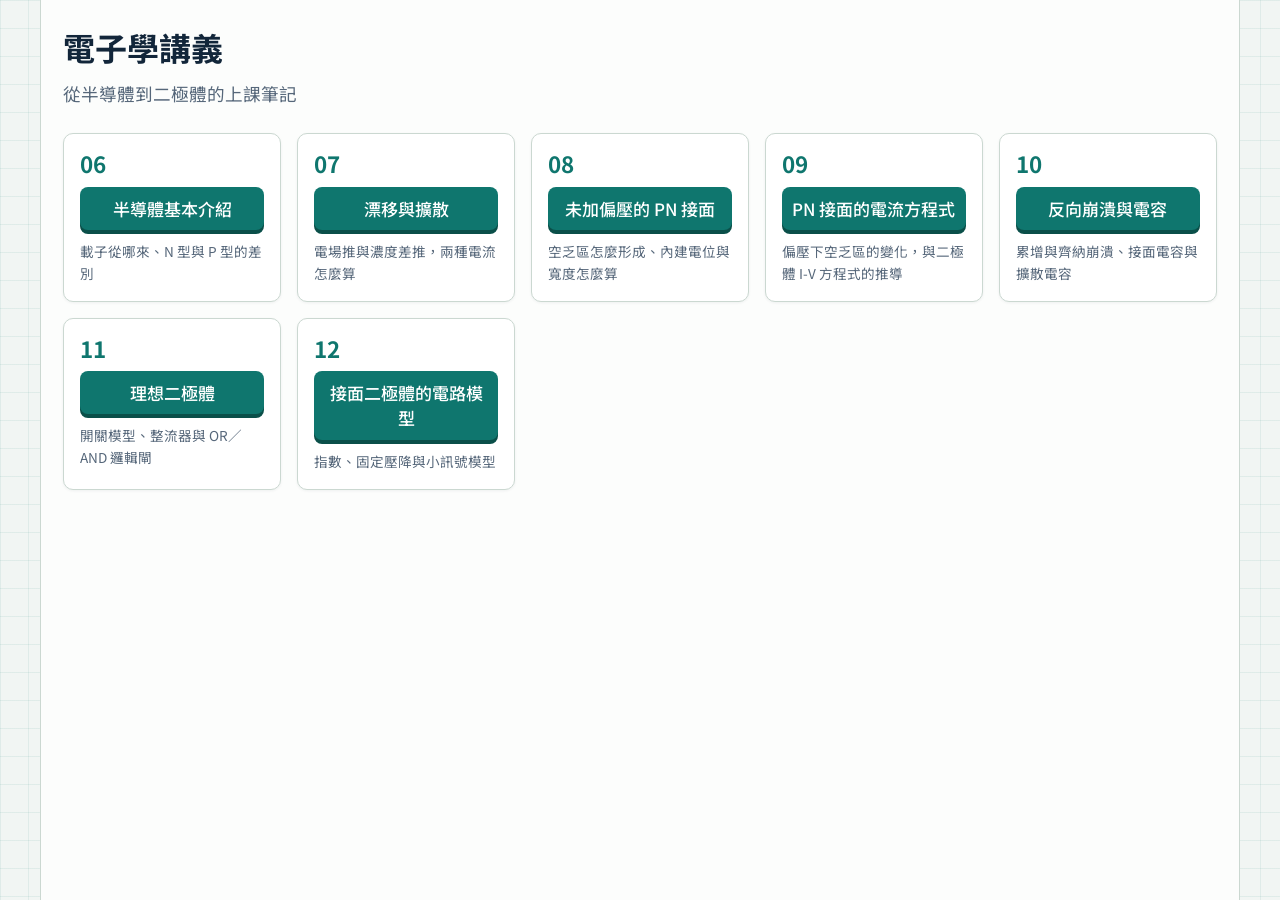
<file: index.html>
<!DOCTYPE html>
<html lang="zh-Hant"><head><meta charset="utf-8"><meta name="viewport" content="width=device-width,initial-scale=1">
<title>電子學講義</title>
<link href="https://fonts.googleapis.com/css2?family=Noto+Sans+TC:wght@400;500;700&display=swap" rel="stylesheet">
<link rel="stylesheet" href="assets/style.css"></head>
<body><main>
<h1>電子學講義</h1>
<p class="lead">從半導體到二極體的上課筆記</p>
<ol class="lessons" style="list-style:none">
<li><span class="n">06</span><a href="lessons/06-semiconductor-basics.html">半導體基本介紹</a><small>載子從哪來、N 型與 P 型的差別</small></li>
<li><span class="n">07</span><a href="lessons/07-drift-diffusion.html">漂移與擴散</a><small>電場推與濃度差推，兩種電流怎麼算</small></li>
<li><span class="n">08</span><a href="lessons/08-pn-junction.html">未加偏壓的 PN 接面</a><small>空乏區怎麼形成、內建電位與寬度怎麼算</small></li>
<li><span class="n">09</span><a href="lessons/09-pn-junction-current.html">PN 接面的電流方程式</a><small>偏壓下空乏區的變化，與二極體 I-V 方程式的推導</small></li>
<li><span class="n">10</span><a href="lessons/10-pn-breakdown-capacitance.html">反向崩潰與電容</a><small>累增與齊納崩潰、接面電容與擴散電容</small></li>
<li><span class="n">11</span><a href="lessons/11-ideal-diode.html">理想二極體</a><small>開關模型、整流器與 OR／AND 邏輯閘</small></li>
<li><span class="n">12</span><a href="lessons/12-junction-diode-models.html">接面二極體的電路模型</a><small>指數、固定壓降與小訊號模型</small></li>
</ol>
</main></body></html>
</file>
<file: assets/style.css>
:root{--bg:#f1f5f3;--paper:#fcfdfc;--ink:#12263a;--muted:#56677a;--line:#cbd8d1;--accent:#0f766e;--hole:#c8374b;--hole-bg:#fbe9ec;--elec:#2563c9;--elec-bg:#e6eefb}
*{box-sizing:border-box}
body{margin:0;color:var(--ink);font:400 17px/1.85 "Noto Sans TC",system-ui,sans-serif;background-color:var(--bg);background-image:linear-gradient(rgba(15,118,110,.08) 1px,transparent 1px),linear-gradient(90deg,rgba(15,118,110,.08) 1px,transparent 1px);background-size:28px 28px}
main{max-width:760px;margin:0 auto;padding:1.5rem 1.4rem 4rem;background:var(--paper);border:1px solid var(--line);border-width:0 1px;min-height:100vh}
a{color:var(--accent)}
.top{font-size:.9rem}
.lec{margin:2rem 0 0;color:var(--accent);font-weight:700}
h1{margin:.2rem 0 .6rem;font-size:2rem;line-height:1.3}
h2{margin:2.6rem 0 .8rem;padding-bottom:.3rem;border-bottom:2px solid var(--ink);font-size:1.35rem}
.lead{font-size:1.1rem;color:var(--muted);margin:0 0 1.4rem}
.hero{margin:1.2rem 0 2rem}
.hero svg{width:100%;height:auto;display:block;border:1px solid var(--line);background:#fff}
.hero figcaption{font-size:.85rem;color:var(--muted);margin-top:.4rem}
.formula{margin:1.1rem 0;padding:.4rem 1rem;border-left:4px solid var(--accent);background:#eef6f4;overflow-x:auto}
.formula p{margin:.2rem 0;font-size:.9rem;color:var(--muted)}
.callout,.note{margin:1rem 0;padding:.7rem 1rem;border-left:4px solid var(--elec);background:var(--elec-bg)}
.callout.warn{border-color:var(--hole);background:var(--hole-bg)}
.note{border-color:var(--muted);background:#eef1f3;font-size:.95rem}
.steps{padding-left:1.4rem}.steps li{margin:.4rem 0}
table{border-collapse:collapse;width:100%}th,td{border:1px solid var(--line);padding:.4rem .6rem;text-align:left}
footer{margin-top:3rem;padding-top:1rem;border-top:1px solid var(--line);font-size:.85rem;color:var(--muted)}
main:has(.lessons){max-width:1200px}
.lessons{list-style:none;padding:0;margin:1.4rem 0 0;display:grid;grid-template-columns:repeat(5,1fr);gap:1rem}
.lessons li{display:flex;flex-direction:column;align-items:stretch;padding:1rem;border:1px solid var(--line);border-radius:10px;background:#fff;box-shadow:0 1px 3px rgba(18,38,58,.06)}
.lessons .n{display:block;width:auto;font-weight:700;font-size:1.4rem;line-height:1.2;color:var(--accent)}
.lessons a{display:block;margin:.6rem 0 .7rem;padding:.55rem .6rem;border-radius:8px;background:var(--accent);color:#fff;font-weight:500;line-height:1.5;text-align:center;text-decoration:none;box-shadow:0 4px 0 #0a4f49;transition:background .15s,box-shadow .15s,transform .15s}
.lessons a:hover{background:#0d6b64;transform:translateY(2px);box-shadow:0 2px 0 #0a4f49}
.lessons a:active{background:#0a4f49;transform:translateY(4px) scale(.97);box-shadow:0 0 0 #0a4f49,inset 0 3px 6px rgba(0,0,0,.3);transition-duration:.05s}
.lessons a:focus-visible{outline:3px solid var(--ink);outline-offset:2px}
@media (prefers-reduced-motion:reduce){.lessons a{transition:none}.lessons a:hover,.lessons a:active{transform:none}}
.lessons .todo{color:var(--muted)}
.lessons small{display:block;margin-left:0;font-size:.85rem;line-height:1.6;color:var(--muted)}
@media (max-width:1100px){.lessons{grid-template-columns:repeat(3,1fr)}}
@media (max-width:700px){.lessons{grid-template-columns:repeat(2,1fr)}}
@media (max-width:420px){.lessons{grid-template-columns:1fr}}
</file>
